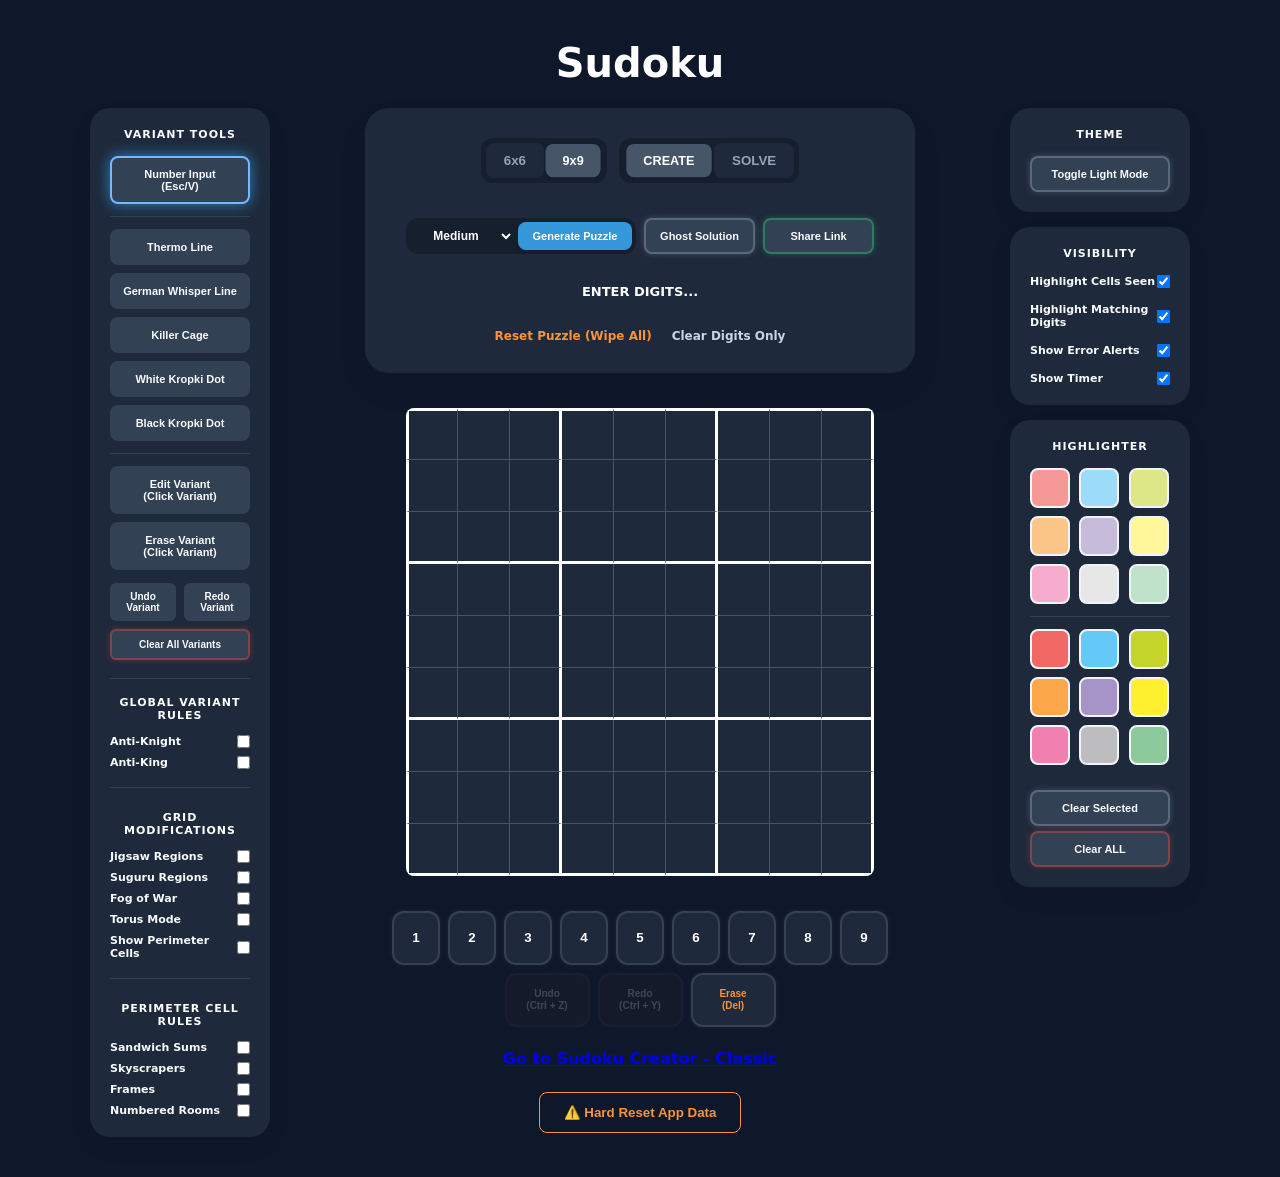
<file: index.html>
<!DOCTYPE html>
<html lang="en">
<head>
    <meta charset="UTF-8">
    <meta name="viewport" content="width=device-width, initial-scale=1.0, maximum-scale=1.0, user-scalable=no">
    <title>Sudoku Logic V1</title>
    <link rel="stylesheet" href="style.css">
    <link rel="icon" href="https://fav.farm/🧩">
</head>

<body class="dark-mode">
    
    <script>
        try {
            const saved = localStorage.getItem('sudoku_autosave');
            if (saved) {
                const data = JSON.parse(saved);
                if (data.darkMode === false) {
                    document.body.classList.remove('dark-mode');
                }
            }
        } catch(e) {}
    </script>
    
    <div id="mobile-overlay" onclick="closeMobileMenu()"></div>
  
    <div id="mobile-toolbar">
        <button id="toolbar-variants-btn" class="toolbar-btn" onclick="openMobileMenu('variants')">✏️ Variants</button>
        <button class="toolbar-btn" onclick="openMobileMenu('colors')">🖍️ Highlighter</button>
        <button class="toolbar-btn" onclick="openMobileMenu('settings')">⚙️ Settings</button>
    </div>
    
    <h1><span id="puzzle-title" contenteditable="true" spellcheck="false" title="Click to rename your puzzle">Sudoku Logic</span> <span id="difficulty-badge" class="diff-medium">Medium</span></h1>
    
    <div id="app-container">
  
        <div id="left-panel">
            <div class="tool-section" id="variant-tools-panel">
                <h3>Variant Tools</h3>
                <div style="display: flex; flex-direction: column; gap: 8px;">
                    
                    <button id="tool-pointer" class="variant-tool-btn active" onclick="setTool('pointer')">Number Input<br>(Esc/V)</button>
                    
                    <hr class="tool-divider">
                    
                    <button id="tool-thermo" class="variant-tool-btn" onclick="setTool('thermo')">Thermo Line</button>
                    <button id="tool-whisper" class="variant-tool-btn" onclick="setTool('whisper')">German Whisper Line</button>
                    <button id="tool-killer" class="variant-tool-btn" onclick="setTool('killer')">Killer Cage</button>
                    <button id="tool-kropki-white" class="variant-tool-btn" onclick="setTool('kropki-white')">White Kropki Dot</button> 
                    <button id="tool-kropki-black" class="variant-tool-btn" onclick="setTool('kropki-black')">Black Kropki Dot</button>
                                        
                    <hr class="tool-divider">
                    
                    <button id="tool-edit" class="variant-tool-btn" onclick="setTool('edit')">Edit Variant<br>(Click Variant)</button>
                    <button id="tool-eraser" class="variant-tool-btn" onclick="setTool('eraser')">Erase Variant<br>(Click Variant)</button>
                    
                    <div style="display: flex; gap: 8px; margin-top: 5px;">
                        <button id="btn-undo-variant" class="variant-action-btn" style="flex: 1;" onclick="undoVariant()">Undo Variant</button>
                        <button id="btn-redo-variant" class="variant-action-btn" style="flex: 1;" onclick="redoVariant()">Redo Variant</button>
                    </div>
                    
                    <button id="btn-clear-variants" class="variant-action-btn danger" onclick="clearVariantGraphics()">Clear All Variants</button>
                    
                    <hr class="tool-divider" style="margin-top: 10px;">
                    
                    <h3 style="margin: 5px 0; color: var(--text-main);">Global Variant Rules</h3>
                    <label class="switch-label">Anti-Knight <input type="checkbox" id="toggle-anti-knight" onchange="toggleAntiKnight()"></label>
                    <label class="switch-label">Anti-King <input type="checkbox" id="toggle-anti-king" onchange="toggleAntiKing()"></label>

                    <hr class="tool-divider" style="margin: 10px 0;">
                    
                    <h3 style="margin: 5px 0; color: var(--text-main);">Grid Modifications</h3>  
                    
                    <label class="switch-label">Jigsaw Regions <input type="checkbox" id="toggle-jigsaw" onchange="toggleJigsawMode()"></label>
                    <label class="switch-label">Suguru Regions <input type="checkbox" id="toggle-suguru" onchange="toggleSuguruMode()"></label>
                    <button id="tool-region" class="variant-tool-btn" style="display: none;" onclick="setTool('region')">Region Painter</button>
                    <button id="btn-reset-regions" class="variant-action-btn danger" style="display: none; margin-bottom: 8px;" onclick="resetRegions()">Reset Regions</button>
                    
                    
                    <label class="switch-label">Fog of War <input type="checkbox" id="toggle-fog" onchange="toggleFogMode()"></label>
                    <button id="tool-fog" class="variant-tool-btn" style="display: none;" onclick="setTool('fog')">☁️ Paint Fog</button>
                    <button id="tool-fog-link" class="variant-tool-btn" style="display: none;" onclick="setTool('fog-link')">🔗 Fog Linker</button>
                    <button id="btn-clear-fog" class="variant-action-btn danger" style="display: none; margin-top: 5px;" onclick="clearFogData()">Clear All Fog</button>
                    
                    <label class="switch-label">Torus Mode <input type="checkbox" id="toggle-shift" onchange="toggleShiftMode()"></label>
                    <button id="btn-scramble-torus" class="variant-action-btn active" style="display: none; margin-top: 8px; width: 100%; background: #9b59b6; color: white;" onclick="generateTorusPuzzle()">🎲 Generate Torus</button>
                    <button id="tool-lock" class="variant-tool-btn" style="display: none; margin-top: 8px;" onclick="setTool('lock')">🔒 Lock/Unlock Cell</button>
                    
                    <label class="switch-label">Show Perimeter Cells <input type="checkbox" id="toggle-outer-clues" onchange="toggleOuterClues()"></label>
                    
                    <hr class="tool-divider" style="margin: 10px 0;">
                    
                    <h3 style="margin: 5px 0; color: var(--text-main);">Perimeter Cell Rules</h3>
                    <label class="switch-label">Sandwich Sums <input type="checkbox" id="rule-sandwich" onchange="togglePerimeterRule()"></label>
                    <label class="switch-label">Skyscrapers <input type="checkbox" id="rule-skyscraper" onchange="togglePerimeterRule()"></label>
                    <label class="switch-label">Frames <input type="checkbox" id="rule-frames" onchange="togglePerimeterRule()"></label>
                    <label class="switch-label">Numbered Rooms <input type="checkbox" id="rule-rooms" onchange="togglePerimeterRule()"></label>
                    
                </div>
            </div>

            <div class="tool-section" id="game-rules-panel" style="display: none; margin-top: 15px;">
                <h3>Game Rules</h3>
                <ul id="game-rules-list" style="margin: 0; padding-left: 20px; font-size: 0.85rem; color: var(--text-main); line-height: 1.5; text-align: left;">
                </ul>
            </div>
            
            <div class="tool-section mobile-theme-only" style="margin-top: 15px; width: 100%;">
                <h3>Theme</h3>
                <button class="clear-color-btn btn-theme" style="width: 100%;" onclick="toggleDarkMode()">Toggle Light Mode</button>
            </div>
            
        </div>

        <div class="game-column">
            <div class="main-card">
                <div class="row">
                    <div class="toggle-group" id="size-selector">
                        <button id="size6" onclick="setGridSize(6)">6x6</button>
                        <button id="size9" class="active" onclick="setGridSize(9)">9x9</button>
                    </div>
                    <div class="toggle-group">
                        <button id="modeCreate" class="active" onclick="setAppMode('create')">CREATE</button>
                        <button id="modeSolve" onclick="setAppMode('solve')">SOLVE</button>
                    </div>
                    <div id="timer" style="display:none; font-size: 22px; font-weight: 800;">00:00</div>
                    <button id="pause-btn" class="btn" style="display:none; padding: 10px 15px;" onclick="togglePause()">Pause</button>
                </div>
                    
                <div id="gen-controls" style="display: grid; grid-template-columns: repeat(4, 1fr); gap: 8px; width: 100%; max-width: calc(var(--cell-size) * 9); margin: 15px auto 0 auto;">
                    <div class="toggle-group" style="grid-column: span 2; display: flex; padding: 4px; gap: 4px;">
                        <select id="diff" style="flex: 1; background: transparent; border: none; text-align: center; text-align-last: center; font-weight: 800; cursor: pointer; color: var(--text-main); font-size: 12px; outline: none;">
                            <option value="easy">Easy</option>
                            <option value="medium" selected>Medium</option>
                            <option value="hard">Hard</option>
                        </select>
                        <button id="gen-btn" class="btn gen-action-btn active" style="flex: 1; margin: 0; padding: 8px 5px;" onclick="generateNew()">Generate Puzzle</button>
                    </div>
                
                    <button id="ghost-btn" class="btn gen-action-btn" style="width: 100%; margin: 0; padding: 8px 5px;" onclick="toggleGhost()">Ghost Solution</button>
                    <button id="export-btn" class="btn gen-action-btn" style="width: 100%; margin: 0; padding: 8px 5px;" onclick="exportPuzzleLink()">Share Link</button>
                </div>
            
                <div id="status-label" style="font-size: 13px; font-weight: 800; text-transform: uppercase; min-height: 1.5em; margin-top: 10px;">Enter Digits...</div>
                
                <div style="display: flex; gap: 20px; font-size: 12px; margin-top: 5px;">
                    
                    <div id="create-mode-actions" style="display: flex; gap: 20px;">
                        <a href="#" style="color: var(--danger); text-decoration: none; font-weight: 600;" onclick="handleClearAllCreate()">Reset Puzzle (Wipe All)</a>
                        <a href="#" class="util-link" style="text-decoration: none; font-weight: 600;" onclick="handleClearDigitsCreate()">Clear Digits Only</a>
                    </div>
                    
                    <div id="solve-mode-actions" style="display: none; gap: 20px;">
                        <a href="#" style="color: var(--danger); text-decoration: none; font-weight: 600;" onclick="handleResetSolve()">Reset Puzzle (Restart)</a>
                        
                        <a href="#" id="clear-inputs-link" class="util-link" style="text-decoration: none; font-weight: 600;" onclick="handleClearUserInputs()">Clear User Inputs</a>
                        
                        <a href="#" id="clean-pencils-link" class="util-link" style="text-decoration: none; font-weight: 600;" onclick="handleClearPencils()">Clear Pencils Only</a>
                        <a href="#" id="btn-autofill-pencils" class="util-link" style="display:none; text-decoration: none; font-weight: 600;" onclick="autoFillPencils()">Auto-Fill Pencils</a>
                    </div>
            
                </div>
            </div>

            <div id="grid-wrapper">
                <div id="grid" class="grid"></div>

                <div id="torus-grid" style="display: none; position: absolute; top: 0; left: 0; width: 100%; height: 100%; overflow: hidden; background: transparent; z-index: 5; pointer-events: none;"></div>
                
                <svg id="svg-layer"></svg>
                
                <div id="pause-overlay" class="overlay">
                    <h2>Game Paused</h2>
                    <button class="btn btn-primary" style="margin-top:15px;" onclick="togglePause()">Resume</button>
                </div>
                <div id="win-overlay" class="overlay">
                    <h2 style="color: var(--success); font-size: 34px; margin-bottom: 5px;">SOLVED!</h2>
                    <p id="final-time" style="margin-bottom: 10px; font-weight: 800; font-size: 18px;"></p>
                    <div style="display: flex; flex-direction: column; gap: 8px; width: 90%;">
                        <button class="btn btn-primary" style="background: var(--success);" onclick="restartSameLevel()">Play Again (Same Board)</button>
                        
                        <div class="win-grid" style="display: grid; grid-template-columns: repeat(3, 1fr); gap: 5px; width: 100%;">
                            <div class="win-grid-label">New 6x6 Game</div>
                            
                            <button class="btn btn-secondary" style="padding: 10px 2px; font-size: 10px; background: #64748b; color: white; border:none; border-radius: 8px;" onclick="generateWithDiff(6, 'easy')">Easy</button>
                            <button class="btn btn-secondary" style="padding: 10px 2px; font-size: 10px; background: #64748b; color: white; border:none; border-radius: 8px;" onclick="generateWithDiff(6, 'medium')">Medium</button>
                            <button class="btn btn-secondary" style="padding: 10px 2px; font-size: 10px; background: #64748b; color: white; border:none; border-radius: 8px;" onclick="generateWithDiff(6, 'hard')">Hard</button>
                            
                            <div class="win-grid-label">New 9x9 Game</div>
                            
                            <button class="btn btn-secondary" style="padding: 10px 2px; font-size: 10px; background: #64748b; color: white; border:none; border-radius: 8px;" onclick="generateWithDiff(9, 'easy')">Easy</button>
                            <button class="btn btn-secondary" style="padding: 10px 2px; font-size: 10px; background: #64748b; color: white; border:none; border-radius: 8px;" onclick="generateWithDiff(9, 'medium')">Medium</button>
                            <button class="btn btn-secondary" style="padding: 10px 2px; font-size: 10px; background: #64748b; color: white; border:none; border-radius: 8px;" onclick="generateWithDiff(9, 'hard')">Hard</button>
                        </div>
                
                        <button class="btn btn-secondary" style="background: #64748b; color: white; border:none; padding: 12px; border-radius: 10px;" onclick="hideWinOverlay()">View My Solve</button>
                        <button class="btn btn-secondary" style="background: var(--dark); color: white; border:none; padding: 12px; border-radius: 10px;" onclick="exitToCreate()">Back to Create Mode</button>
                    </div>
                </div>
                <div id="return-win-btn" onclick="showWinOverlay()" style="display:none; ...">Show Result Options</div>
            </div> <div class="numpad" id="numpad" style="margin-top: 30px; width: 100%;"></div>
            
            <a href="classic.html" class="btn btn-secondary">Go to Sudoku Creator - Classic</a>
            <button class="btn btn-secondary" 
                    style="margin-top: 10px; color: var(--danger); border: 1px solid var(--danger); background: transparent;" 
                    onclick="hardResetApp()">
                ⚠️ Hard Reset App Data
            </button>
            
        </div> 
        
        <div class="side-panel">

            <div class="tool-section desktop-theme-only" style="margin: 0; width: 100%;">
                <h3>Theme</h3>
                <button class="clear-color-btn btn-theme" style="width: 100%;" onclick="toggleDarkMode()">Toggle Light Mode</button>
            </div>
                
            <div class="tool-section">
                <h3>Visibility</h3>
                <label class="switch-label">Highlight Cells Seen <input type="checkbox" id="toggle-seen" checked onchange="updateUI()"></label>
                <label class="switch-label">Highlight Matching Digits <input type="checkbox" id="toggle-match" checked onchange="updateUI()"></label>
                <label class="switch-label">Show Error Alerts <input type="checkbox" id="toggle-errors" checked onchange="updateUI()"></label>
                <label class="switch-label">Show Timer <input type="checkbox" id="toggle-timer" checked onchange="toggleTimerVis()"></label>
            </div>
            
            <div class="tool-section" style="margin: 0; width: 100%;">
                <h3>Highlighter</h3>
                <div class="color-grid" id="highlighter-tools" style="margin-bottom: 10px;"></div>
                <div style="display: flex; flex-direction: column; gap: 5px;">
                    <button class="clear-color-btn" onclick="applyColor(null)">Clear Selected</button>
                    <button id="clear-all-btn" class="clear-color-btn" onclick="clearAllHighlights()">Clear ALL</button>
                </div>
            </div>

        </div>
    </div> 
    <canvas id="confetti"></canvas>

    <script type="module" src="./src/advanced-main.js"></script>
</body>
</html>
</file>
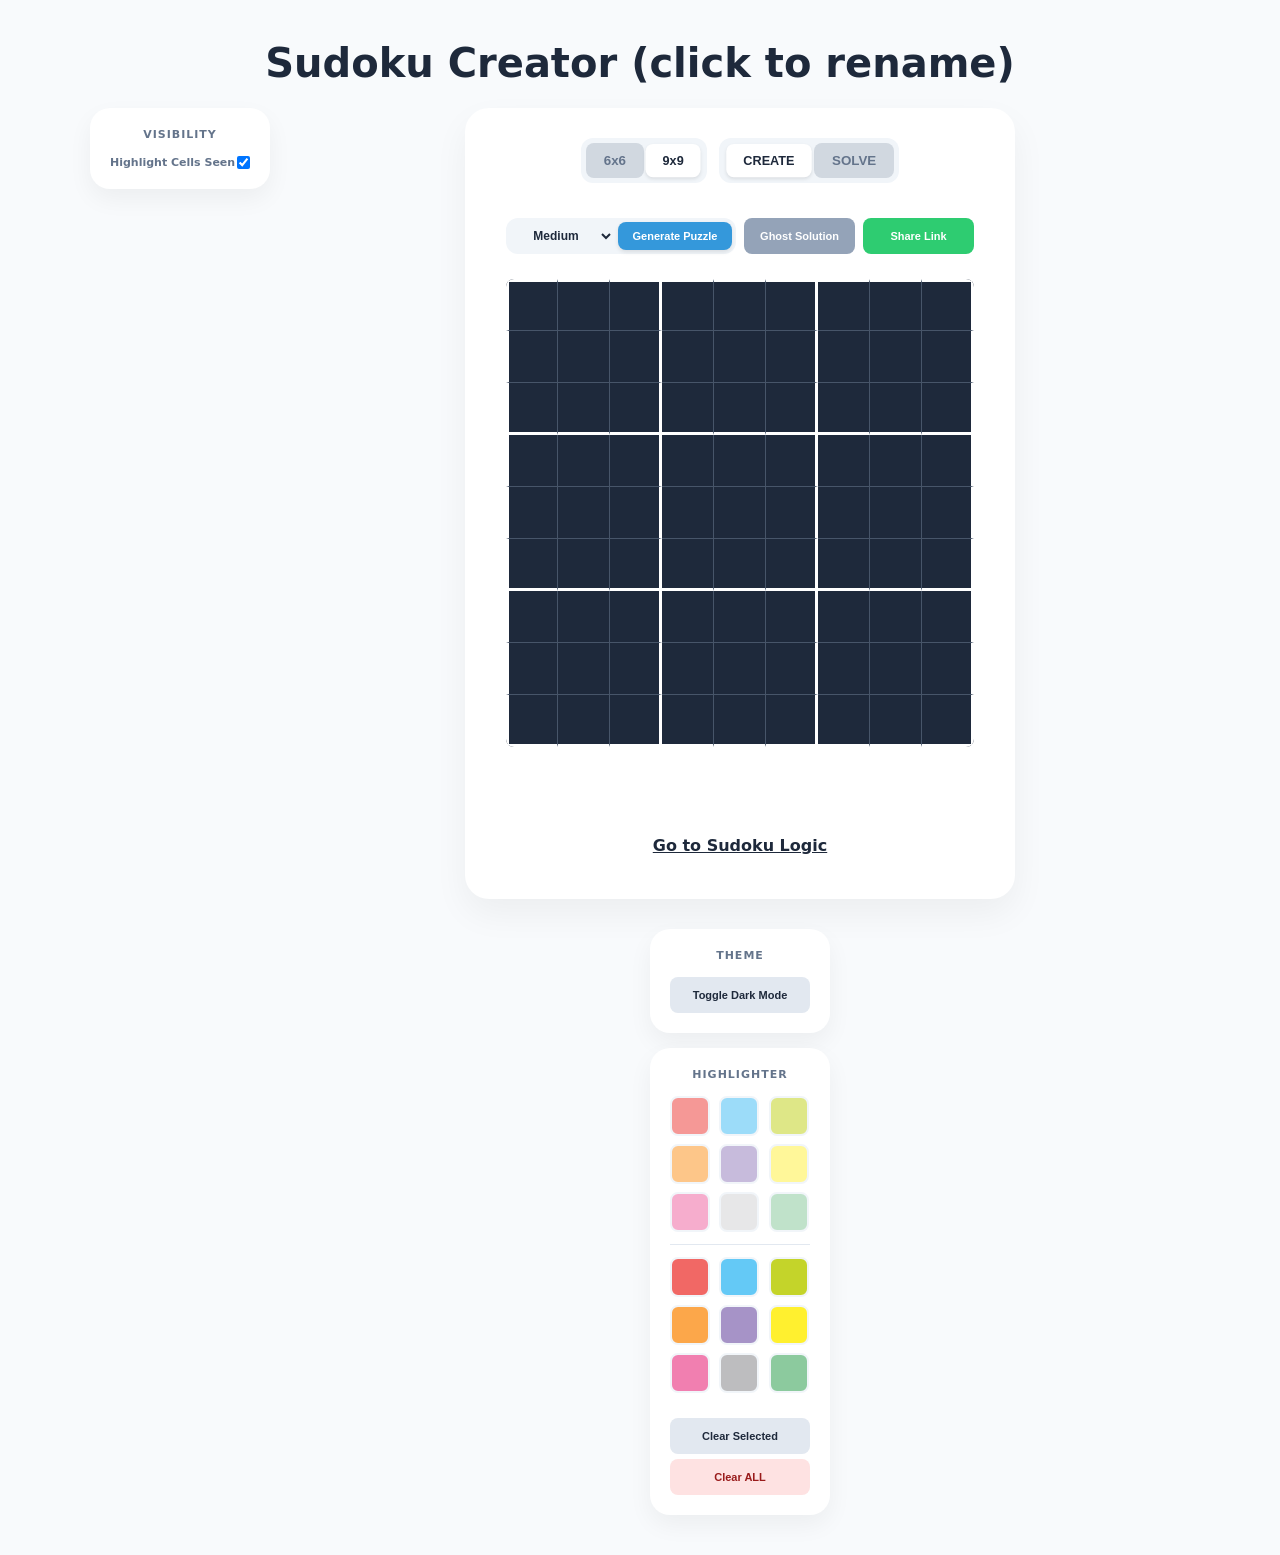
<file: classic.html>
<!DOCTYPE html>
<html lang="en">
<head>
    <meta charset="UTF-8">
    <meta name="viewport" content="width=device-width, initial-scale=1.0, maximum-scale=1.0, user-scalable=no">
    <title>Sudoku Creator - Classic V1</title>
    <link rel="stylesheet" href="style.css">
    <link rel="icon" href="https://fav.farm/🧩">
</head>
<body>
    <div id="mobile-overlay" onclick="closeMobileMenu()"></div>
    <div id="mobile-toolbar">
        <button class="toolbar-btn" onclick="openMobileMenu('colors')">🖍️ Highlighter</button>
        <button class="toolbar-btn" onclick="openMobileMenu('settings')">⚙️ Settings</button>
    </div>

    <h1><span id="puzzle-title" contenteditable="true" spellcheck="false" title="Click to rename your puzzle">Sudoku Creator (click to rename)</span> <span id="difficulty-badge" class="diff-medium">Medium</span></h1>
    
    <div id="app-container">
        
        <div id="left-panel">
            <div class="tool-section">
                <h3>Visibility</h3>
                <label class="switch-label">Highlight Cells Seen <input type="checkbox" id="toggle-seen" checked onchange="updateUI()"></label>
            </div>
            
            <div class="tool-section mobile-theme-only" style="margin-top: 15px; width: 100%;">
                <h3>Theme</h3>
                <button class="clear-color-btn btn-theme" style="width: 100%;" onclick="toggleDarkMode()">Toggle Dark Mode</button>
            </div>
            
        </div>

        <div class="game-column">
            <div class="main-card">
                <div class="row">
                    <div class="toggle-group" id="size-selector">
                        <button id="size6" onclick="setGridSize(6)">6x6</button>
                        <button id="size9" class="active" onclick="setGridSize(9)">9x9</button>
                    </div>
                    <div class="toggle-group">
                        <button id="modeCreate" class="active" onclick="setAppMode('create')">CREATE</button>
                        <button id="modeSolve" onclick="setAppMode('solve')">SOLVE</button>
                    </div>
                    <div id="timer" style="display:none; font-size: 22px; font-weight: 800;">00:00</div>
                    <button id="pause-btn" class="btn" style="display:none; padding: 10px 15px;" onclick="togglePause()">Pause</button>
                </div>

                <div id="gen-controls" style="display: grid; grid-template-columns: repeat(4, 1fr); gap: 8px; width: 100%; max-width: calc(var(--cell-size) * 9); margin: 15px auto 0 auto;">
                    <div class="toggle-group" style="grid-column: span 2; display: flex; padding: 4px; gap: 4px;">
                        <select id="diff" style="flex: 1; background: transparent; border: none; text-align: center; text-align-last: center; font-weight: 800; cursor: pointer; color: var(--text-main); font-size: 12px; outline: none;">
                            <option value="easy">Easy</option>
                            <option value="medium" selected>Medium</option>
                            <option value="hard">Hard</option>
                        </select>
                        <button id="gen-btn" class="btn gen-action-btn active" style="flex: 1; margin: 0; padding: 8px 5px;" onclick="generateNew()">Generate Puzzle</button>
                    </div>
                
                    <button id="ghost-btn" class="btn gen-action-btn" style="width: 100%; margin: 0; padding: 8px 5px;" onclick="toggleGhost()">Ghost Solution</button>
                    <button id="export-btn" class="btn gen-action-btn" style="width: 100%; margin: 0; padding: 8px 5px;" onclick="exportPuzzleLink()">Share Link</button>
                </div>

            <div id="grid-wrapper">
                <div id="grid" class="grid"></div>
                <div id="pause-overlay" class="overlay">
                    <h2>Game Paused</h2>
                    <button class="btn btn-primary" style="margin-top:15px;" onclick="togglePause()">Resume</button>
                </div>
                <div id="win-overlay" class="overlay">
                    <h2 style="color: var(--success); font-size: 34px; margin-bottom: 5px;">SOLVED!</h2>
                    <p id="final-time" style="margin-bottom: 10px; font-weight: 800; font-size: 18px;"></p>
                    <div style="display: flex; flex-direction: column; gap: 8px; width: 90%;">
                        <button class="btn btn-primary" style="background: var(--success);" onclick="restartSameLevel()">Play Again (Same Board)</button>
                        
                        <div class="win-grid" style="display: grid; grid-template-columns: repeat(3, 1fr); gap: 5px; width: 100%;">
                            <div class="win-grid-label">New 6x6 Game</div>
                            
                            <button class="btn btn-secondary" style="padding: 10px 2px; font-size: 10px; background: #64748b; color: white; border:none; border-radius: 8px;" onclick="generateWithDiff(6, 'easy')">Easy</button>
                            <button class="btn btn-secondary" style="padding: 10px 2px; font-size: 10px; background: #64748b; color: white; border:none; border-radius: 8px;" onclick="generateWithDiff(6, 'medium')">Medium</button>
                            <button class="btn btn-secondary" style="padding: 10px 2px; font-size: 10px; background: #64748b; color: white; border:none; border-radius: 8px;" onclick="generateWithDiff(6, 'hard')">Hard</button>
                            
                            <div class="win-grid-label">New 9x9 Game</div>
                            
                            <button class="btn btn-secondary" style="padding: 10px 2px; font-size: 10px; background: #64748b; color: white; border:none; border-radius: 8px;" onclick="generateWithDiff(9, 'easy')">Easy</button>
                            <button class="btn btn-secondary" style="padding: 10px 2px; font-size: 10px; background: #64748b; color: white; border:none; border-radius: 8px;" onclick="generateWithDiff(9, 'medium')">Medium</button>
                            <button class="btn btn-secondary" style="padding: 10px 2px; font-size: 10px; background: #64748b; color: white; border:none; border-radius: 8px;" onclick="generateWithDiff(9, 'hard')">Hard</button>
                        </div>
                
                        <button class="btn btn-secondary" style="background: #64748b; color: white; border:none; padding: 12px; border-radius: 10px;" onclick="hideWinOverlay()">View My Solve</button>
                        <button class="btn btn-secondary" style="background: var(--dark); color: white; border:none; padding: 12px; border-radius: 10px;" onclick="exitToCreate()">Back to Create Mode</button>
                    </div>
                </div>
                <div id="return-win-btn" onclick="showWinOverlay()" style="display:none; ...">Show Result Options</div>
            </div> <div class="numpad" id="numpad" style="margin-top: 30px; width: 100%;"></div>
                    
            <a href="index.html" class="btn btn-secondary">Go to Sudoku Logic</a>
          
        </div> 
           
        <div class="side-panel">

            <div class="tool-section desktop-theme-only" style="margin: 0; width: 100%;">
                <h3>Theme</h3>
                <button class="clear-color-btn btn-theme" style="width: 100%;" onclick="toggleDarkMode()">Toggle Dark Mode</button>
            </div>

            <div class="tool-section" style="margin: 0; width: 100%;">
                <h3>Highlighter</h3>
                <div class="color-grid" id="highlighter-tools" style="margin-bottom: 10px;"></div>
                <div style="display: flex; flex-direction: column; gap: 5px;">
                    <button class="clear-color-btn" onclick="applyColor(null)">Clear Selected</button>
                    <button id="clear-all-btn" class="clear-color-btn" onclick="clearAllHighlights()">Clear ALL</button>
                </div>
            </div>
        
        </div>
    </div> 
    <canvas id="confetti"></canvas>

    <script type="module" src="./src/classic-main.js"></script>
</body>
</html>
</file>
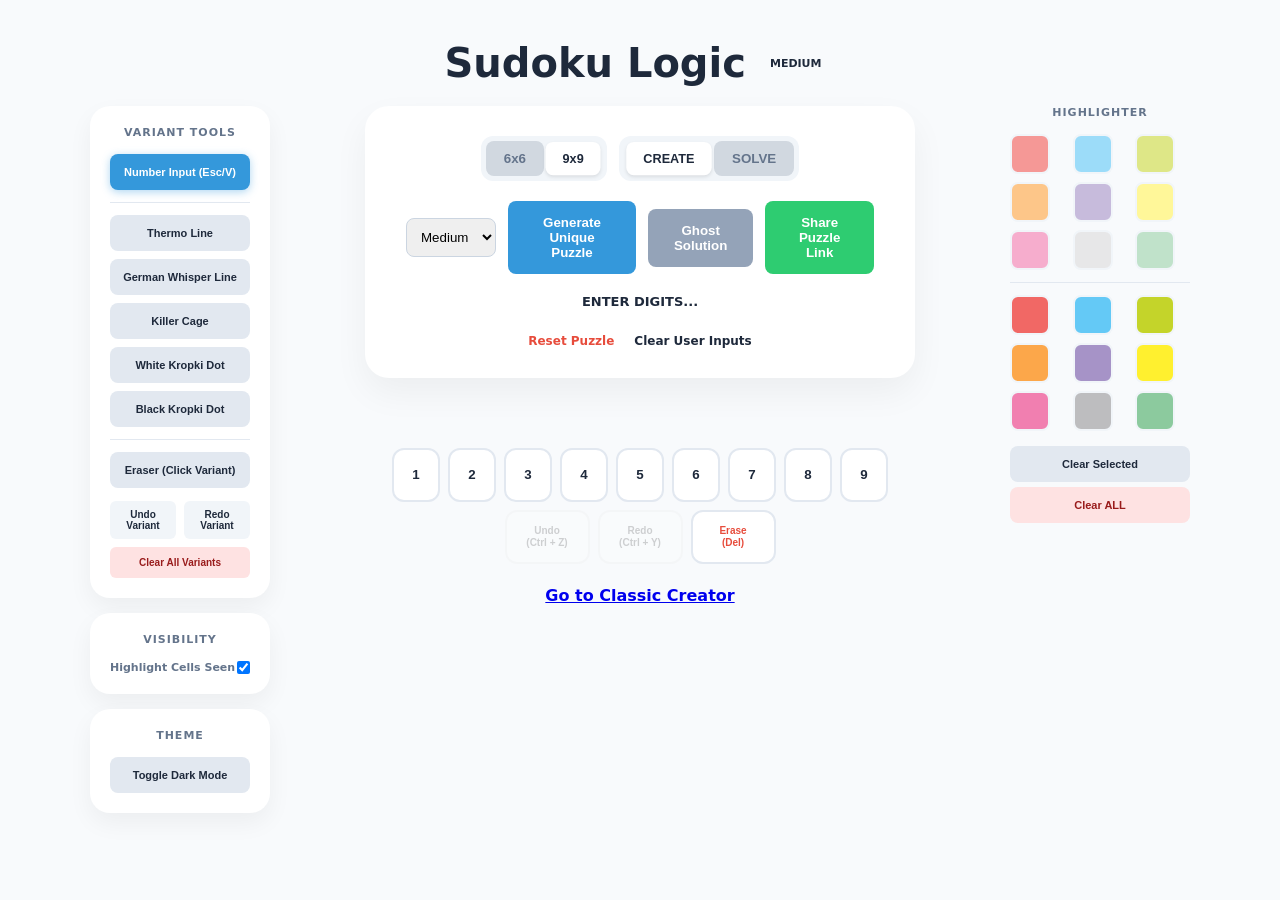
<file: logic.html>
<!DOCTYPE html>
<html lang="en">
<head>
    <meta charset="UTF-8">
    <meta name="viewport" content="width=device-width, initial-scale=1.0">
    <title>Sudoku Logic V1</title>
    <link rel="stylesheet" href="style.css">
    <link rel="icon" href="https://fav.farm/🧩">
</head>
<body>

    <h1>Sudoku Logic <span id="difficulty-badge">Medium</span></h1>

    <div id="app-container">

        
        <div id="left-panel">
            <div class="tool-section" id="variant-tools-panel">
                <h3>Variant Tools</h3>
                <div style="display: flex; flex-direction: column; gap: 8px;">
                    
                    <button id="tool-pointer" class="variant-tool-btn active" onclick="setTool('pointer')">Number Input (Esc/V)</button>
                    
                    <hr class="tool-divider">
                    
                    <button id="tool-thermo" class="variant-tool-btn" onclick="setTool('thermo')">Thermo Line</button>
                    <button id="tool-whisper" class="variant-tool-btn" onclick="setTool('whisper')">German Whisper Line</button>
                    <button id="tool-killer" class="variant-tool-btn" onclick="setTool('killer')">Killer Cage</button>
                    <button id="tool-kropki-white" class="variant-tool-btn" onclick="setTool('kropki-white')">White Kropki Dot</button> 
                    <button id="tool-kropki-black" class="variant-tool-btn" onclick="setTool('kropki-black')">Black Kropki Dot</button>
                    
                    <hr class="tool-divider">
                    
                    <button id="tool-eraser" class="variant-tool-btn" onclick="setTool('eraser')">Eraser (Click Variant)</button>
                    
                    <div style="display: flex; gap: 8px; margin-top: 5px;">
                        <button id="btn-undo-variant" class="variant-action-btn" style="flex: 1;" onclick="undoVariant()">Undo Variant</button>
                        <button id="btn-redo-variant" class="variant-action-btn" style="flex: 1;" onclick="redoVariant()">Redo Variant</button>
                    </div>
                    
                    <button id="btn-clear-variants" class="variant-action-btn danger" onclick="clearVariantGraphics()">Clear All Variants</button>
                </div>
            </div>
                
            <div class="tool-section">
                <h3>Visibility</h3>
                <label class="switch-label">Highlight Cells Seen <input type="checkbox" id="toggle-seen" checked onchange="updateUI()"></label>
            </div>
            <div class="tool-section">
                <h3>Theme</h3>
                <button class="clear-color-btn" onclick="toggleDarkMode()">Toggle Dark Mode</button>
            </div>
        </div>

        <div class="game-column">
            <div class="main-card">
                <div class="row">
                    <div class="toggle-group" id="size-selector">
                        <button id="size6" onclick="setGridSize(6)">6x6</button>
                        <button id="size9" class="active" onclick="setGridSize(9)">9x9</button>
                    </div>
                    <div class="toggle-group">
                        <button id="modeCreate" class="active" onclick="setAppMode('create')">CREATE</button>
                        <button id="modeSolve" onclick="setAppMode('solve')">SOLVE</button>
                    </div>
                    <div id="timer" style="display:none; font-size: 22px; font-weight: 800;">00:00</div>
                    <button id="pause-btn" class="btn" style="display:none; padding: 10px 15px;" onclick="togglePause()">Pause</button>
                </div>

                <div class="row" id="gen-controls">
                    <select id="diff" style="padding: 10px; border-radius: 8px; border: 1px solid #cbd5e1;">
                        <option value="easy">Easy</option>
                        <option value="medium" selected>Medium</option>
                        <option value="hard">Hard</option>
                    </select>
                    <button class="btn btn-primary" onclick="generateNew()">Generate Unique Puzzle</button>
                    <button id="ghost-btn" class="btn" style="background: #94a3b8; color: white;" onclick="toggleGhost()">Ghost Solution</button>
                    
                    <button id="export-btn" class="btn" style="background: var(--success); color: white;" onclick="exportPuzzleLink()">Share Puzzle Link</button>
                </div>

               <div id="status-label" style="font-size: 13px; font-weight: 800; text-transform: uppercase; min-height: 1.5em;">Enter Digits...</div>
                
                <div style="display: flex; gap: 20px; font-size: 12px;">
                    <a href="#" style="color: var(--danger); text-decoration: none; font-weight: 600;" onclick="handleClearBoard()">Reset Puzzle</a>
                    <a href="#" class="util-link" onclick="clearUserInputs()">Clear User Inputs</a>
                    <a href="#" id="clean-pencils-link" class="util-link" style="display:none;" onclick="cleanAllPencils()">Clear Pencils Only</a>
                </div>
            </div>

            <div id="grid-wrapper">
                <div id="grid" class="grid"></div>
                
                <svg id="svg-layer"></svg>
                
                <div id="pause-overlay" class="overlay">
                    <h2>Game Paused</h2>
                    <button class="btn btn-primary" style="margin-top:15px;" onclick="togglePause()">Resume</button>
                </div>
                <div id="win-overlay" class="overlay">
                    <h2 style="color: var(--success); font-size: 34px; margin-bottom: 5px;">SOLVED!</h2>
                    <p id="final-time" style="margin-bottom: 10px; font-weight: 800; font-size: 18px;"></p>
                    <div style="display: flex; flex-direction: column; gap: 8px; width: 90%;">
                        <button class="btn btn-primary" style="background: var(--success);" onclick="restartSameLevel()">Play Again (Same Board)</button>
                        
                        <div class="win-grid" style="display: grid; grid-template-columns: repeat(3, 1fr); gap: 5px; width: 100%;">
                            <div class="win-grid-label">New 6x6 Game</div>
                            
                            <button class="btn btn-secondary" style="padding: 10px 2px; font-size: 10px; background: #64748b; color: white; border:none; border-radius: 8px;" onclick="generateWithDiff(6, 'easy')">Easy</button>
                            <button class="btn btn-secondary" style="padding: 10px 2px; font-size: 10px; background: #64748b; color: white; border:none; border-radius: 8px;" onclick="generateWithDiff(6, 'medium')">Medium</button>
                            <button class="btn btn-secondary" style="padding: 10px 2px; font-size: 10px; background: #64748b; color: white; border:none; border-radius: 8px;" onclick="generateWithDiff(6, 'hard')">Hard</button>
                            
                            <div class="win-grid-label">New 9x9 Game</div>
                            
                            <button class="btn btn-secondary" style="padding: 10px 2px; font-size: 10px; background: #64748b; color: white; border:none; border-radius: 8px;" onclick="generateWithDiff(9, 'easy')">Easy</button>
                            <button class="btn btn-secondary" style="padding: 10px 2px; font-size: 10px; background: #64748b; color: white; border:none; border-radius: 8px;" onclick="generateWithDiff(9, 'medium')">Medium</button>
                            <button class="btn btn-secondary" style="padding: 10px 2px; font-size: 10px; background: #64748b; color: white; border:none; border-radius: 8px;" onclick="generateWithDiff(9, 'hard')">Hard</button>
                        </div>
                
                        <button class="btn btn-secondary" style="background: #64748b; color: white; border:none; padding: 12px; border-radius: 10px;" onclick="hideWinOverlay()">View My Solve</button>
                        <button class="btn btn-secondary" style="background: var(--dark); color: white; border:none; padding: 12px; border-radius: 10px;" onclick="exitToCreate()">Back to Create Mode</button>
                    </div>
                </div>
                <div id="return-win-btn" onclick="showWinOverlay()" style="display:none; ...">Show Result Options</div>
            </div> <div class="numpad" id="numpad" style="margin-top: 30px; width: 100%;"></div>
            
            <a href="index.html" class="btn btn-secondary">Go to Classic Creator</a>
            
        </div> <div class="side-panel">
            <h3>Highlighter</h3>
            <div class="color-grid" id="highlighter-tools"></div>
            <div style="display: flex; flex-direction: column; gap: 5px;">
                <button class="clear-color-btn" onclick="applyColor(null)">Clear Selected</button>
                <button class="clear-color-btn" style="background: #fee2e2; color: #991b1b;" onclick="clearAllHighlights()">Clear ALL</button>
            </div>

        </div>
    </div> 
    <canvas id="confetti"></canvas>

    <script type="module" src="./src/advanced-main.js"></script>
</body>
</html>
</file>
<file: style.css>
:root {
    --cell-size: 52px; 
    --bg-color: #f8fafc; 
    --primary: #000000;
    --danger: #e74c3c; 
    --dark: #1e293b; 
    --success: #2ecc71;
    --card-bg: white; 
    --text-main: #1e293b;
    --grid-line: #1e293b;
    --pencil-active: #f1c40f;
}

body.dark-mode {
    --bg-color: #0f172a; 
    --primary: #ffffff;
    --danger: #fb923c;
    --card-bg: #1e293b;
    --text-main: #ffffff;
    --grid-line: #ffffff; 
}

* { box-sizing: border-box; margin: 0; padding: 0; }
body { 
    font-family: 'Inter', system-ui, sans-serif; background: var(--bg-color); 
    display: flex; flex-direction: column; align-items: center; 
    padding: 40px 20px; color: var(--text-main); transition: background 0.3s;
}

/* NUCLEAR ZOOM LOCK: Prevents double-tap zooming on all interactive elements */
button, select, input, a { touch-action: manipulation !important; }

h1 { margin-bottom: 20px; font-size: 2.5rem; color: var(--text-main); display: flex; align-items: center; gap: 10px; }

/* --- EDITABLE PUZZLE TITLE --- */
#puzzle-title {
    outline: none;
    border-bottom: 2px dashed transparent;
    transition: border-color 0.2s;
    cursor: text;
}

#puzzle-title:hover {
    border-bottom-color: #cbd5e1;
}

body.dark-mode #puzzle-title:hover {
    border-bottom-color: #475569;
}

/* When actively typing */
#puzzle-title:focus {
    border-bottom-color: var(--primary);
}

#app-container { display: flex; gap: 20px; align-items: flex-start; justify-content: center; max-width: 1100px; width: 100%; }
.game-column { display: flex; flex-direction: column; align-items: center; flex: 1; }

.side-panel, .tool-section {
    background: var(--card-bg); padding: 20px; border-radius: 20px;
    box-shadow: 0 10px 25px rgba(0,0,0,0.05); width: 180px; display: flex; flex-direction: column; gap: 15px;
}

#left-panel { display: flex; flex-direction: column; gap: 15px; }
.tool-section h3, .side-panel h3 { font-size: 11px; text-transform: uppercase; letter-spacing: 1px; color: #64748b; text-align: center; }

/* Sidebar Titles - Force to white in dark mode */
body.dark-mode .tool-section h3, 
body.dark-mode .side-panel h3 { 
    color: #f8fafc; 
}

.main-card {
    background: var(--card-bg); 
    padding: 30px; 
    border-radius: 24px;
    box-shadow: 0 15px 35px rgba(0,0,0,0.05); 
    width: 100%; 
    max-width: 550px;
    display: flex; 
    flex-direction: column; 
    gap: 20px; 
    align-items: center; 
    margin-bottom: 30px;
}

.switch-label { display: flex; align-items: center; justify-content: space-between; font-size: 11px; font-weight: 800; cursor: pointer; color: #64748b; }
.color-grid { display: grid; grid-template-columns: repeat(3, 1fr); gap: 8px; }

/* --- HIGHLIGHTER COLOR SWATCHES --- */
.color-btn { 
    width: 40px; 
    height: 40px; 
    border-radius: 8px; 
    border: 2px solid #f1f5f9; 
    cursor: pointer; 
    transition: all 0.2s cubic-bezier(0.4, 0, 0.2, 1); 
}

.color-btn:hover {
    transform: translateY(-2px);
    box-shadow: 0 4px 8px rgba(0, 0, 0, 0.08);
}

.color-btn:active {
    transform: translateY(1px);
    box-shadow: none;
}

/* --- HIGHLIGHTER & THEME CLEAR BUTTONS --- */
.clear-color-btn { 
    padding: 10px; 
    font-size: 11px; 
    font-weight: 700; 
    background: #e2e8f0; 
    color: var(--text-main);
    border: 2px solid transparent; /* Crucial for dark mode edge glows */
    border-radius: 8px; 
    cursor: pointer; 
    transition: all 0.2s cubic-bezier(0.4, 0, 0.2, 1);
}

/* Light Mode: Base Hover & Squish */
.clear-color-btn:hover { 
    background: #cbd5e1; 
    transform: translateY(-2px); 
    box-shadow: 0 4px 8px rgba(0,0,0,0.08); 
}

.clear-color-btn:active { 
    transform: translateY(1px); 
    box-shadow: none; 
}

/* Light Mode: Specific color for Clear All */
#clear-all-btn { background: #fee2e2; color: #991b1b; }
#clear-all-btn:hover { background: #fecaca; }

/* Dark Mode: Slate Backgrounds */
body.dark-mode .clear-color-btn,
body.dark-mode #clear-all-btn { 
    background: #334155; 
    color: #f8fafc; 
}

body.dark-mode .clear-color-btn:hover,
body.dark-mode #clear-all-btn:hover { 
    background: #475569; 
}

/* Dark Mode: Ambient Glows (Base State) */
body.dark-mode .clear-color-btn {
    border-color: rgba(148, 163, 184, 0.4); 
    box-shadow: 0 0 6px rgba(148, 163, 184, 0.3);
}
body.dark-mode #clear-all-btn {
    border-color: rgba(231, 76, 60, 0.4); 
    box-shadow: 0 0 6px rgba(231, 76, 60, 0.3);
}

/* Dark Mode: Intensified Glows (Hover State) */
body.dark-mode .clear-color-btn:hover {
    border-color: #cbd5e1; 
    box-shadow: 0 0 15px rgba(148, 163, 184, 0.8);
}
body.dark-mode #clear-all-btn:hover {
    border-color: #f1948a; 
    box-shadow: 0 0 15px rgba(231, 76, 60, 0.8);
}

body.dark-mode .switch-label { color: #f8fafc; }

#grid-wrapper { 
    padding: 5px;
    border-radius: 8px;
    position: relative;
    display: flex;
    flex-direction: column;
    align-items: center;
    touch-action: none; 
}

#svg-layer {
    position: absolute;
    top: 0; left: 0;
    width: 100%; height: 100%;
    pointer-events: none; 
    z-index: 10;
    overflow: visible !important;
}

.grid { 
    display: grid;
    overflow: hidden;
    border-radius: 8px;
}

.cell {
    width: var(--cell-size);
    height: var(--cell-size);
    box-sizing: border-box;
    min-width: 50px;
    min-height: 50px;
    background-color: var(--card-bg);
    display: flex; align-items: center; justify-content: center;
    font-size: 24px; font-weight: 700; cursor: pointer; user-select: none; position: relative;
    color: var(--text-main); transition: background 0.1s;
    touch-action: none; /* strictly disables all browser gestures on the board */
}

/* --- PERIMETER CLUE CELLS --- */
.clue-cell {
    width: var(--cell-size);
    height: var(--cell-size);
    display: flex;
    align-items: center;
    justify-content: center;
    
    font-size: 24px;  /* Matched to inside cells */
    font-weight: 700; /* Matched to inside cells */
    
    color: var(--text-main);
    cursor: pointer;
    user-select: none;
    transition: background 0.2s, border 0.2s;
    border-radius: 6px;
    box-sizing: border-box;
    border: 1px solid transparent; /* Invisible border prevents grid jumping */
}

/* Added dynamically if cell has a number or a variant line */
.clue-cell.active-clue {
    border: 1px solid var(--grid-line);
    border-radius: 0; /* Squares off the edges to match the main grid */
}
/* -------------------------- */

.clue-cell:hover {
    background: rgba(100, 116, 139, 0.1);
}

.clue-corner {
    width: var(--cell-size);
    height: var(--cell-size);
    pointer-events: none;
}

body.dark-mode .clue-cell { color: #f8fafc; }
body.dark-mode .clue-cell:hover { background: rgba(248, 250, 252, 0.1); }

/* --- KROPKI DOTS --- */
.kropki-dot { 
    transition: all 0.2s; 
    r: 5px !important; /* Forces the SVG to draw slightly smaller on desktop */
    stroke-width: 1.5px !important;
}

/* Dark Mode: Add a contrasting border to black Kropki dots matching the grid line */
body.dark-mode .kropki-dot[fill="black"],
body.dark-mode .kropki-dot[fill="#000000"] {
    stroke: var(--grid-line) !important; 
    stroke-width: 2px !important;
}

/* Disables double-tap-to-zoom on all interactive buttons */
.n-btn, .btn, .variant-tool-btn, .clear-color-btn, .color-btn {
    touch-action: manipulation; 
}

/* Cell Number Colors for Normal & Dark Mode */
.cell.given { color: #64748b; }
.cell.user { color: var(--primary); font-style: italic; }
.cell.error { color: var(--danger) !important; }
.cell.selected { z-index: 2; outline: none; }
body.dark-mode .cell.given { color: #38bdf8; font-weight: 800; }
body.dark-mode .cell.user { color: #f8fafc; }
body.dark-mode .cell.error { color: #fb923c !important; }

/* Pencil Mark Colors for Normal & Dark Mode */
.pencil-grid { display: grid; grid-template-columns: repeat(3, 1fr); width: 100%; height: 100%; position: absolute; pointer-events: none; padding: 18%; box-sizing: border-box; }
.pencil-num { font-size: 10px; color: #000000; display: flex; align-items: center; justify-content: center; font-weight: bold; line-height: 1; }
.pencil-num.error { font-size: 9px; color: var(--danger) !important; font-weight: bold; }
body.dark-mode .pencil-num { font-size: 10px; color: #f8fafc; font-weight: bold; line-height: 1; }
body.dark-mode .pencil-num.error { font-size: 9px; color: #fb923c !important; font-weight: bold; }

.row { 
    display: flex; gap: 12px; align-items: center; justify-content: center; width: 100%; 
}

.toggle-group { 
    display: flex; 
    background: #f1f5f9; 
    border-radius: 12px; 
    padding: 5px; 
}

body.dark-mode .toggle-group { 
    background: #161f2e; 
}

.toggle-group button { 
    border: none; 
    padding: 10px 18px; 
    border-radius: 8px; 
    cursor: pointer; 
    font-weight: 600; 
    background: #d1d8e0; 
    color: #64748b; 
    transition: all 0.2s;
}

body.dark-mode .toggle-group button { 
    border: none; 
    padding: 10px 18px; 
    border-radius: 8px; 
    cursor: pointer; 
    font-weight: 600; 
    background: #1e293b; 
    color: #94a3b8; 
    transition: all 0.2s;
}

/* Hover effect for unselected buttons */
.toggle-group button:not(.active):hover {
    color: var(--dark);
}

body.dark-mode .toggle-group button:not(.active):hover {
    color: #ffffff;
}

.toggle-group button.active { 
    background: white; 
    color: var(--dark); 
    pointer-events: none; /* Prevents re-clicking the active mode */
    box-shadow: 0 2px 4px rgba(0,0,0,0.1);
    transform: scale(0.95);
}

body.dark-mode .toggle-group button.active { 
    background: #475569; 
    color: white; 
}

/* --- STANDARD BUTTONS --- */
.btn { 
    padding: 12px 24px; 
    cursor: pointer; 
    border-radius: 8px;
    border: 2px solid transparent; /* NEW: Added to support dark mode edge glows */
    font-weight: 700; 
    transition: all 0.2s cubic-bezier(0.4, 0, 0.2, 1);
    text-align: center;
}

/* Hover State - Slight lift and shadow */
.btn:hover {
    transform: translateY(-2px);
    box-shadow: 0 4px 8px rgba(0, 0, 0, 0.08);
}

/* Click State - Pushes into the page */
.btn:active {
    transform: translateY(1px);
    box-shadow: none;
}

.btn-primary { background: #3498db; color: #ffffff; }

/* General Primary Button Glow (For Pause/Win Menus) */
body.dark-mode .btn-primary:hover {
    box-shadow: 0 0 15px rgba(52, 152, 219, 0.8);
    border-color: #74b9ff;
}

/* --- GENERATOR CONTROLS --- */

/* Ensure the gen-controls wrapper respects the 9x9 board width, but ALLOWS JS to hide it! */
#gen-controls {
    grid-template-columns: repeat(4, 1fr) !important;
    max-width: calc(var(--cell-size) * 9) !important;
    margin-left: auto !important;
    margin-right: auto !important;
}

/* Matching the "active" look for the button inside the pill */
#gen-controls .toggle-group button.active {
    background: #3498db !important; /* CLASSIC BLUE */
    color: #ffffff !important;
    box-shadow: 0 2px 4px rgba(0,0,0,0.1);
    pointer-events: auto !important; /* CRITICAL: Restores clickability! */
    transform: none !important;
}

body.dark-mode #gen-controls .toggle-group button.active {
    background: #3498db !important;
    color: #ffffff !important;
}

/* --- THE TOGGLE PILL WRAPPER --- */
.gen-toggle-pill {
    grid-column: span 2; 
    display: flex;
    background: #f1f5f9; 
    border-radius: 8px;
    padding: 4px;
    gap: 4px;
}

body.dark-mode .gen-toggle-pill {
    background: #1e293b;
}

/* Keep the Dropdown text clean and centered */
.gen-toggle-pill select {
    flex: 1;
    background: transparent;
    border: none;
    outline: none;
    color: var(--text-main);
    font-weight: bold;
    cursor: pointer;
    text-align: center;
    text-align-last: center; 
}

/* Style the Generate Button inside the pill (Active Side) */
.gen-toggle-pill button {
    flex: 1;
    background: #ffffff; /* Gives it the 'raised' active look */
    border: none;
    border-radius: 6px;
    color: var(--text-main);
    font-weight: bold;
    font-size: 12px;
    cursor: pointer;
    box-shadow: 0 2px 4px rgba(0,0,0,0.05); /* Soft toggle shadow */
}

body.dark-mode .gen-toggle-pill button {
    background: #334155;
    color: #f8fafc;
}

/* --- GENERATOR CONTROL BUTTONS --- */
.gen-action-btn {
    padding: 12px;
    font-size: 11px;
}

/* Light Mode: Solid Colors */
#gen-btn { background: #3498db; color: white; }
#ghost-btn { background: #94a3b8; color: white; }
#export-btn { background: var(--success); color: white; }

/* Light Mode: Hover Highlights */
#gen-btn:hover { background: #2980b9; }
#ghost-btn:hover { background: #7f8fa6; }
#export-btn:hover { background: #27ae60; }

/* Dark Mode: Override colors with slate background */
body.dark-mode #gen-btn, 
body.dark-mode #ghost-btn, 
body.dark-mode #export-btn { 
    background: #334155; 
    color: #f8fafc; 
}

/* Dark Mode: Slate hover state */
body.dark-mode #gen-btn:hover, 
body.dark-mode #ghost-btn:hover, 
body.dark-mode #export-btn:hover { 
    background: #475569; 
}

/* 1. Permanent Ambient Glows (Base State) */
body.dark-mode #gen-btn { 
    border-color: rgba(52, 152, 219, 0.4); 
    box-shadow: 0 0 6px rgba(52, 152, 219, 0.3); 
}
body.dark-mode #ghost-btn { 
    border-color: rgba(148, 163, 184, 0.4); 
    box-shadow: 0 0 6px rgba(148, 163, 184, 0.3); 
}
body.dark-mode #export-btn { 
    border-color: rgba(46, 204, 113, 0.4); 
    box-shadow: 0 0 6px rgba(46, 204, 113, 0.3); 
}

/* 2. Intensified Glows (Hover State) */
body.dark-mode #gen-btn:hover { 
    border-color: #74b9ff; 
    box-shadow: 0 0 15px rgba(52, 152, 219, 0.8); 
}
body.dark-mode #ghost-btn:hover { 
    border-color: #cbd5e1; 
    box-shadow: 0 0 15px rgba(148, 163, 184, 0.8); 
}
body.dark-mode #export-btn:hover { 
    border-color: #8ce09f; 
    box-shadow: 0 0 15px rgba(46, 204, 113, 0.8); 
}
    
.numpad-row { display: flex; gap: 8px; justify-content: center; margin-bottom: 8px; }

/* --- NUMPAD BUTTONS --- */
.n-btn { 
    width: 48px; 
    height: 54px; 
    border-radius: 12px; 
    border: 2px solid #e2e8f0; /* Beefed up border for glow transitions */
    background: var(--card-bg); 
    color: var(--text-main); 
    font-weight: 800; 
    cursor: pointer; 
    line-height: 1.2; 
    transition: all 0.2s cubic-bezier(0.4, 0, 0.2, 1);
}

/* Numpad Hover & Click Animations (Ignores disabled buttons) */
.n-btn:not(:disabled):hover {
    transform: translateY(-2px);
    box-shadow: 0 4px 8px rgba(0, 0, 0, 0.08);
    border-color: #cbd5e1;
}

.n-btn:not(:disabled):active {
    transform: translateY(1px);
    box-shadow: none;
}

/* Dark Mode Numpad Base */
body.dark-mode .n-btn { 
    border-color: rgba(148, 163, 184, 0.2); 
    box-shadow: 0 0 6px rgba(148, 163, 184, 0.1); /* Subtle ambient glow */
}

/* Dark Mode Numpad Hover (Standard Blue Glow) */
body.dark-mode .n-btn:not(:disabled):hover { 
    border-color: #74b9ff; 
    box-shadow: 0 0 15px rgba(52, 152, 219, 0.6); 
}

/* Dark Mode Erase Button Hover (Red Glow Override) */
body.dark-mode .n-btn[style*="var(--danger)"]:not(:disabled):hover {
    border-color: #f1948a; 
    box-shadow: 0 0 15px rgba(231, 76, 60, 0.8);
}

/* Active Pencil Button Styling & Glow */
.n-btn.pencil-active { 
    background: var(--pencil-active) !important; 
    color: #000000 !important; 
    border-color: #d4ac0d; 
}

body.dark-mode .n-btn.pencil-active {
    box-shadow: 0 0 15px rgba(241, 196, 15, 0.6);
    border-color: #f1c40f;
}

.overlay { position: absolute; inset: 0; background: var(--card-bg); display: none; flex-direction: column; align-items: center; justify-content: center; z-index: 100; border-radius: 8px; }

/* Status labels and footer links */
#status-label, #timer, #difficulty-badge {
    color: var(--text-main);
}

.main-card a, .main-card span {
    color: var(--text-main);
}

/* Links like "Reset Puzzle" / "Clear User Inputs" */
.main-card .row div {
    font-size: 11px;
    font-weight: 600;
    color: #64748b; /* Grey for light mode */
    cursor: pointer;
}

/* Utility buttons - Force to a lighter grey/white in dark mode */
body.dark-mode .main-card .row div {
    color: #cbd5e1; /* A light slate grey that is clearly visible */
}

body.dark-mode .main-card .row div:hover {
    color: #ffffff;
}

/* --- DIFFICULTY BADGE STYLING --- */
#difficulty-badge {
    padding: 4px 12px;
    border-radius: 20px;
    font-size: 11px;
    font-weight: 900;
    text-transform: uppercase;
    border: 2px solid transparent;
}

/* Light Mode: Pastel Backgrounds */
#difficulty-badge.diff-easy { background: #dcfce7; color: #166534; }
#difficulty-badge.diff-medium { background: #fef08a; color: #854d0e; }
#difficulty-badge.diff-hard { background: #fee2e2; color: #991b1b; }

/* Dark Mode: Slate Backgrounds with Colored Text & Ambient Glows */
body.dark-mode #difficulty-badge.diff-easy { 
    background: #334155; color: #4ade80; 
    border-color: rgba(74, 222, 128, 0.4); 
    box-shadow: 0 0 6px rgba(74, 222, 128, 0.2);
}
body.dark-mode #difficulty-badge.diff-medium { 
    background: #334155; color: #facc15; 
    border-color: rgba(250, 204, 21, 0.4); 
    box-shadow: 0 0 6px rgba(250, 204, 21, 0.2);
}
body.dark-mode #difficulty-badge.diff-hard { 
    background: #334155; color: #f87171; 
    border-color: rgba(248, 113, 113, 0.4); 
    box-shadow: 0 0 6px rgba(248, 113, 113, 0.2);
}

body.dark-mode #difficulty-badge {
    background: #334155; /* Darker pill in dark mode */
    color: #ffffff;      /* White text in dark mode */
}

/* Pause Button Styling */
#pause-btn { background: #64748b; color: white; 
}

body.dark-mode #pause-btn { background: #334155; 
}

/* Clear Input Button Styling */
.util-link { color: #64748b; text-decoration: none; font-weight: 600; 
}

body.dark-mode .util-link { color: #cbd5e1; 
}

/* Win Overlay Labels */
.win-grid-label { 
    grid-column: span 3; 
    font-size: 10px; 
    font-weight: 800; 
    text-transform: uppercase; 
    color: #64748b; /* Grey for light mode */
    margin-top: 5px; 
}

body.dark-mode .win-grid-label { 
    color: #f8fafc; /* White for dark mode */
}

/* Ghosting effect for disabled buttons */
.n-btn:disabled { 
    opacity: 0.2; 
    cursor: not-allowed; 
    filter: grayscale(1); 
}

/* Confetti positioning */
#confetti { 
    position: fixed; 
    top: 0; 
    left: 0; 
    width: 100%; 
    height: 100%; 
    pointer-events: none; 
    z-index: 999; 
}

/* Return button styling */
#return-win-btn {
    width: 100%;
    background: var(--dark);
    color: #f8fafc;
    padding: 15px 0;
    font-weight: 800;
    cursor: pointer;
    text-decoration: underline;
    text-align: center;
    border-bottom-left-radius: 8px;
    border-bottom-right-radius: 8px;

}

body.dark-mode #return-win-btn {
    color: var(--text-main);
}

/* --- SHIFT MODE ARROWS --- */
.shift-arrow {
    position: absolute;
    display: flex;
    align-items: center;
    justify-content: center;
    background: var(--primary);
    color: white;
    font-size: 14px;
    font-weight: 900;
    cursor: pointer;
    border-radius: 4px;
    opacity: 0.7;
    transition: all 0.2s;
    user-select: none;
    z-index: 50;
}
.shift-arrow:hover {
    opacity: 1;
    transform: scale(1.1);
}
.shift-arrow:active {
    transform: scale(0.9);
}
.shift-arrow.locked {
    background: var(--danger);
    cursor: not-allowed;
    opacity: 0.3;
}

/* --- TORUS BOARD TILES --- */

/* 1. Add pointer-events to the tile */
.torus-tile {
    position: absolute;
    width: var(--cell-size);
    height: var(--cell-size);
    box-sizing: border-box;
    display: flex;
    align-items: center;
    justify-content: center;
    font-size: 24px;
    font-weight: 700;
    background-color: var(--card-bg);
    color: var(--text-main);
    user-select: none;
    touch-action: none;
    pointer-events: auto;
    will-change: transform;
    
    /* Simulate the classic grid borders */
    border-right: 1px solid var(--grid-line);
    border-bottom: 1px solid var(--grid-line);
}

/* 3x3 Box thickness logic */
.torus-tile.thick-right { border-right: 3px solid var(--grid-line); }
.torus-tile.thick-bottom { border-bottom: 3px solid var(--grid-line); }
.torus-tile.thick-top { border-top: 3px solid var(--grid-line); }
.torus-tile.thick-left { border-left: 3px solid var(--grid-line); }

body.dark-mode .torus-tile { color: #f8fafc; }
.torus-tile.given { color: #64748b; }
body.dark-mode .torus-tile.given { color: #38bdf8; font-weight: 800; }

.torus-tile.error { color: var(--danger) !important; }
body.dark-mode .torus-tile.error { color: #fb923c !important; }

/* 2. Hides inner cells but leaves clues visible! */
#grid.torus-active .cell { 
    visibility: hidden;
}

/* --- VARIANT TOOL BUTTONS --- */
.variant-tool-btn {
    font-size: 11px;
    padding: 10px;
    border-radius: 8px;
    border: 2px solid transparent;
    background: #e2e8f0;
    color: var(--text-main);
    font-weight: 700;
    cursor: pointer;
    transition: all 0.2s cubic-bezier(0.4, 0, 0.2, 1);
    text-align: center;
    width: 100%;
}

body.dark-mode .variant-tool-btn {
    background: #334155;
    color: #f8fafc;
}

/* Hover State - Slight lift and shadow */
.variant-tool-btn:hover {
    transform: translateY(-2px);
    box-shadow: 0 4px 8px rgba(0, 0, 0, 0.08);
    background: #cbd5e1;
}

body.dark-mode .variant-tool-btn:hover {
    background: #475569;
}

/* Click State - Pushes into the page */
.variant-tool-btn:active {
    transform: translateY(1px);
    box-shadow: none;
}

/* Number Input State (Blue) */
.variant-tool-btn.active-tool-pointer {
    background: #3498db;
    color: white;
    box-shadow: 0 2px 8px rgba(52, 152, 219, 0.4);
}

/* ALL Variant Drawing Tools (Purple) */
.variant-tool-btn.active-tool-variant {
    background: #9b59b6; 
    color: white;
    box-shadow: 0 2px 8px rgba(155, 89, 182, 0.4);
}

/* Edit State (Orange) */
.variant-tool-btn.active-tool-edit {
    background: #f39c12; 
    color: white;
    box-shadow: 0 2px 8px rgba(243, 156, 18, 0.4);
}

/* Eraser State (Red) */
.variant-tool-btn.active-tool-eraser {
    background: #e74c3c; /* Red for erasing */
    color: white;
    box-shadow: 0 2px 8px rgba(231, 76, 60, 0.4);
}

/* Action Buttons (Undo/Clear) */
.variant-action-btn {
    padding: 8px;
    font-size: 10px;
    font-weight: 700;
    border: none;
    border-radius: 6px;
    cursor: pointer;
    transition: all 0.2s;
    background: #f1f5f9;
    color: var(--text-main);
}

body.dark-mode .variant-action-btn { background: #334155; color: white; }

.variant-action-btn:hover { 
    background: #e2e8f0; 
    transform: scale(0.98); 
}

body.dark-mode .variant-action-btn:hover { background: #475569; }

/* Danger Action Button (Clear All Variants) */
.variant-action-btn.danger {
    background: #fee2e2;
    color: #991b1b;
    border: 2px solid transparent; /* Required for dark mode glows */
}

.variant-action-btn.danger:hover {
    background: #fecaca;
}

/* Dark Mode: Slate Backgrounds */
body.dark-mode .variant-action-btn.danger {
    background: #334155; 
    color: #f8fafc; 
}

body.dark-mode .variant-action-btn.danger:hover {
    background: #475569; 
}

/* Dark Mode: Red Ambient & Hover Glows */
body.dark-mode .variant-action-btn.danger {
    border-color: rgba(231, 76, 60, 0.4); 
    box-shadow: 0 0 6px rgba(231, 76, 60, 0.3);
}

body.dark-mode .variant-action-btn.danger:hover {
    border-color: #f1948a; 
    box-shadow: 0 0 15px rgba(231, 76, 60, 0.8);
}

/* --- UI DIVIDERS --- */
.tool-divider {
    height: 1px;
    background: #e2e8f0;
    margin: 4px 0; /* Gives a little breathing room inside the flex gap */
    width: 100%;
    border: none;
}

body.dark-mode .tool-divider {
    background: #334155;
}

/* --- DARK MODE ACTIVE BUTTON GLOW ENHANCEMENTS --- */
body.dark-mode .variant-tool-btn.active-tool-pointer {
    box-shadow: 0 0 15px rgba(52, 152, 219, 0.8);
    border-color: #74b9ff; /* Light blue border */
}

body.dark-mode .variant-tool-btn.active-tool-variant {
    box-shadow: 0 0 15px rgba(155, 89, 182, 0.8);
    border-color: #c39bd3; /* Light purple border */
}

body.dark-mode .variant-tool-btn.active-tool-edit {
    box-shadow: 0 0 15px rgba(243, 156, 18, 0.8);
    border-color: #f5b041; /* Light orange border */
}

body.dark-mode .variant-tool-btn.active-tool-eraser {
    box-shadow: 0 0 15px rgba(231, 76, 60, 0.8);
    border-color: #f1948a; /* Light red border */
}

/* Hide Toolbar on Desktop */
#mobile-toolbar { display: none; }

/* =========================================
   MOBILE & TABLET RESPONSIVENESS
========================================= */
#mobile-overlay {
    position: fixed; inset: 0;
    background: rgba(0,0,0,0.6); z-index: 999; 
    backdrop-filter: blur(3px); opacity: 0; 
    transition: opacity 0.3s, visibility 0.3s;
    pointer-events: none; /* Ignore clicks when closed */
    visibility: hidden;   /* Hide completely when closed */
}

/* Force it to show and catch clicks when a menu opens */
body.mobile-menu-open #mobile-overlay { 
    opacity: 1; 
    pointer-events: auto; 
    visibility: visible;
}

@media (max-width: 950px) {
    
    /* 1. Prevent Overlapping: Let the body breathe natively */
    html, body {
        min-height: 100dvh;
        overflow-x: hidden;
        padding: 0; margin: 0;
        overscroll-behavior-y: none;
    }

    #app-container {
        display: flex; flex-direction: column; align-items: center;
        padding: 10px 10px 80px 10px; /* 80px bottom padding clears the toolbar safely */
        width: 100%;
    }

    /* 2. Extreme Vertical Compression */
    h1 { font-size: 1.2rem; margin: 5px 0; text-align: center; }
    .main-card { 
        padding: 0; margin: 0; box-shadow: none; background: transparent; 
        max-width: 100%; width: 100%;
    }
    
    #gen-controls { gap: 5px; }

    /* 3. Re-apply the Square Cell Lock */
    :root { --cell-size: calc((100vw - 20px) / 11.2); }
    .cell {
        min-width: 0 !important;
        min-height: 0 !important;
        aspect-ratio: 1 / 1; 
    }

    /* 4. The New Bottom Toolbar */
    #mobile-toolbar {
        display: flex; position: fixed; bottom: 0; left: 0; right: 0;
        background: var(--card-bg); padding: 10px; gap: 10px;
        box-shadow: 0 -4px 15px rgba(0,0,0,0.05); 
        z-index: 1002;
        border-top: 1px solid var(--grid-line);
    }
    
    .toolbar-btn {
        flex: 1; padding: 12px 0; border-radius: 8px;
        background: #e2e8f0; color: var(--text-main); 
        font-weight: 800; border: none; font-size: 12px;
        transition: transform 0.1s;
    }
    .toolbar-btn:active { transform: scale(0.95); }
    body.dark-mode .toolbar-btn { background: #334155; color: #f8fafc; }

    /* 5. The "Bottom Sheet" Drawer Effect */
    #left-panel, .side-panel {
        position: fixed; left: 0; right: 0; top: auto; bottom: -100%;
        width: 100%; max-height: 60vh; background: var(--card-bg);
        border-radius: 24px 24px 0 0; z-index: 1000; 
        padding: 25px 20px 80px 20px; margin: 0; overflow-y: auto;
        transition: bottom 0.3s cubic-bezier(0.4, 0, 0.2, 1);
        box-shadow: 0 -10px 25px rgba(0,0,0,0.3);
        overscroll-behavior-y: contain; /* <-- NEW: Traps the scrolling completely inside the menu */
    }

    /* Drawer Logic: Slides up based on which button was pressed */
    body[data-mobile-tab="variants"] #left-panel { bottom: 0; }
    body[data-mobile-tab="variants"] #variant-tools-panel { display: flex; }
    body[data-mobile-tab="variants"] .tool-section:not(#variant-tools-panel) { display: none; }
    
    body[data-mobile-tab="settings"] #left-panel { bottom: 0; }
    body[data-mobile-tab="settings"] #variant-tools-panel { display: none; }
    body[data-mobile-tab="settings"] .tool-section:not(#variant-tools-panel) { display: flex; }
    
    body[data-mobile-tab="colors"] .side-panel { bottom: 0; }

    body.mobile-menu-open #mobile-overlay { opacity: 1; pointer-events: auto; }

    /* 6. 3x3 + 2x2 Numpad layout */
    #numpad { 
        display: flex !important; flex-direction: row-reverse; 
        justify-content: center; gap: 15px; margin-top: 5px !important; 
    }
    .numpad-row { display: grid !important; gap: 8px; margin-bottom: 0 !important; }
    #numpad .numpad-row:nth-child(1) { grid-template-columns: repeat(3, 1fr); flex: 1.5; max-width: 220px; }
    #numpad .numpad-row:nth-child(2) { grid-template-columns: repeat(2, 1fr); flex: 1; max-width: 140px; }
    
    .n-btn { width: 100% !important; height: 48px; font-size: 16px; }
    #numpad .numpad-row:nth-child(2) .n-btn { font-size: 10px; padding: 2px; }

    /* 8. Smaller Mobile Pencil Marks */
    .pencil-num, body.dark-mode .pencil-num { font-size: 7.5px !important; line-height: 1; }
    .pencil-num.error, body.dark-mode .pencil-num.error { font-size: 7px !important; }

    /* 9. Smaller Mobile Kropki Dots */
    .kropki-dot { 
        r: 4.5px !important; /* CSS magically overrides the SVG radius! */
        stroke-width: 1px !important;
    }

}

/* --- RESPONSIVE THEME BUTTONS --- */
/* On Desktop: Hide the mobile clone */
@media (min-width: 951px) {
    .mobile-theme-only { display: none !important; }
}

/* On Mobile: Hide the desktop clone, and let the mobile clone obey the tabs natively! */
@media (max-width: 950px) {
    .desktop-theme-only { display: none !important; }
}

/* --- KILL THE OUTER BUBBLE ON THE SIDE PANEL --- */
.side-panel {
    background: transparent !important;
    box-shadow: none !important;
    padding: 0 !important;
    border: none !important;
    
    display: flex !important;
    flex-direction: column;
    gap: 15px; /* Creates the space between the Theme and Highlighter bubbles */
}
</file>
